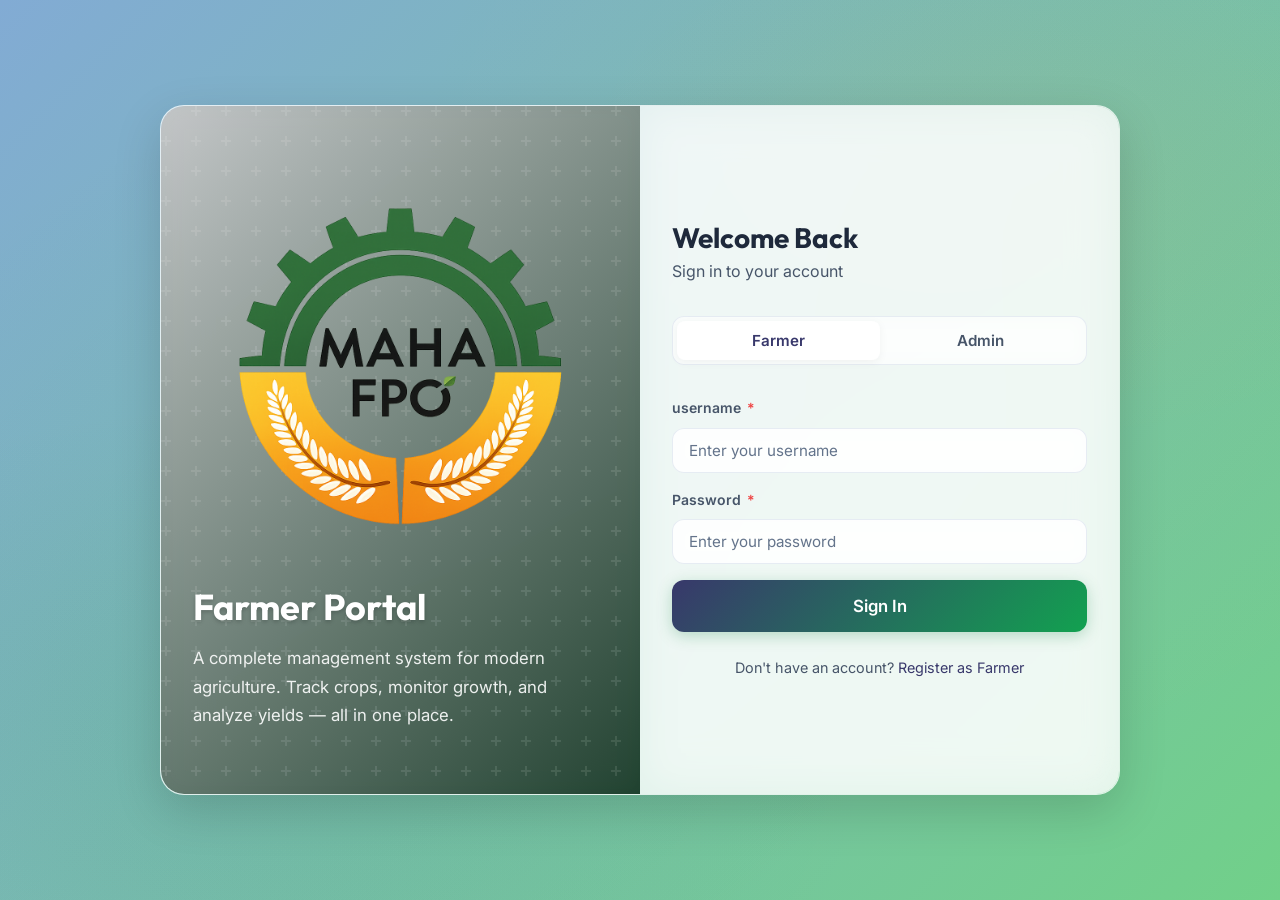
<file: index.html>
<!DOCTYPE html>
<html lang="en">

<head>
  <meta charset="UTF-8">
  <meta name="viewport" content="width=device-width, initial-scale=1.0">
  <meta name="description"
    content="Farmer Management System — Login to manage farmer records, crop data, and agricultural analytics.">
  <title>Farmer Portal — Login</title>
  <link rel="stylesheet" href="css/style.css">
  <link rel="icon" type="image/png" href="images/logo.png">

</head>

<body>
  <div class="bg-animated"></div>

  <!-- Loading Overlay -->
  <div class="loading-overlay" id="loadingOverlay">
    <div class="spinner spinner-lg"></div>
    <span class="loading-text">Signing in…</span>
  </div>

  <!-- Toast Container -->
  <div class="toast-container" id="toastContainer"></div>

  <div class="login-page">
    <div class="login-container glass-card">
      <!-- Left Hero -->
      <div class="login-hero">
        <div class="login-hero-content">
          <h1>
            <img src="images/logo.png" alt="Logo" class="logo">
            Farmer Portal
          </h1>
          <p>A complete management system for modern agriculture. Track crops, monitor growth, and analyze yields — all
            in one place.</p>

        </div>
      </div>

      <!-- Right Form -->
      <div class="login-form-section">
        <h2>Welcome Back</h2>
        <p class="subtitle">Sign in to your account</p>

        <!-- Role Toggle -->
        <div class="role-toggle" id="roleToggle">
          <button type="button" class="role-toggle-btn active" data-role="farmer" id="roleFarmerBtn"> Farmer</button>
          <button type="button" class="role-toggle-btn" data-role="admin" id="roleAdminBtn"> Admin</button>
        </div>

        <!-- Login Form -->
        <form id="loginForm" class="login-form" autocomplete="off">
          <div class="form-group">
            <label class="form-label" for="loginId">
              <span id="loginIdLabel">username</span>
              <span class="required">*</span>
            </label>
            <input type="text" class="form-control" id="loginId" placeholder="Enter your username" required>
            <div class="error-message" id="loginIdError">Please enter your ID</div>
          </div>

          <div class="form-group">
            <label class="form-label" for="loginPassword">
              Password <span class="required">*</span>
            </label>
            <input type="password" class="form-control" id="loginPassword" placeholder="Enter your password" required>
            <div class="error-message" id="loginPasswordError">Please enter your password</div>
          </div>

          <button type="submit" class="btn btn-primary btn-block btn-lg" id="loginBtn">
            Sign In
          </button>
        </form>

        <div class="login-footer" id="loginFooter">
          Don't have an account? <a href="register.html">Register as Farmer</a>
        </div>
      </div>
    </div>
  </div>

  <script src="js/script.js"></script>
  <script>
    document.addEventListener('DOMContentLoaded', () => {
      // Redirect if already logged in
      const session = getSession();
      if (session) {
        window.location.href = session.role === 'admin' ? 'admin-dashboard.html' : 'farmer-dashboard.html';
        return;
      }

      let currentRole = 'farmer';

      // Role toggle
      document.querySelectorAll('.role-toggle-btn').forEach(btn => {
        btn.addEventListener('click', () => {
          document.querySelectorAll('.role-toggle-btn').forEach(b => b.classList.remove('active'));
          btn.classList.add('active');
          currentRole = btn.dataset.role;

          const label = document.getElementById('loginIdLabel');
          const input = document.getElementById('loginId');
          const footer = document.getElementById('loginFooter');

          if (currentRole === 'admin') {
            label.textContent = 'Username';
            input.placeholder = 'Enter admin username';
            footer.style.display = 'none';
          } else {
            label.textContent = 'Farmer ID';
            input.placeholder = 'Enter your Farmer ID';
            footer.style.display = 'block';
          }
        });
      });

      // Login form submit
      document.getElementById('loginForm').addEventListener('submit', async (e) => {
        e.preventDefault();

        const id = document.getElementById('loginId').value.trim();
        const password = document.getElementById('loginPassword').value.trim();

        if (!id || !password) {
          showToast('Please fill in all fields', 'error');
          return;
        }

        showLoading(true, 'Signing in…');

        try {
          const result = await apiCall('login', {
            id: id,
            password: password,
            role: currentRole
          });

          if (result.success) {
            saveSession({
              id: result.data.id,
              name: result.data.name,
              role: result.data.role
            });
            showToast('Login successful! Redirecting…', 'success');
            setTimeout(() => {
              window.location.href = result.data.role === 'admin' ? 'admin-dashboard.html' : 'farmer-dashboard.html';
            }, 800);
          } else {
            showToast(result.message || 'Invalid credentials', 'error');
          }
        } catch (err) {
          showToast('Connection error. Please try again.', 'error');
        } finally {
          showLoading(false);
        }
      });
    });
  </script>
</body>

</html>
</file>
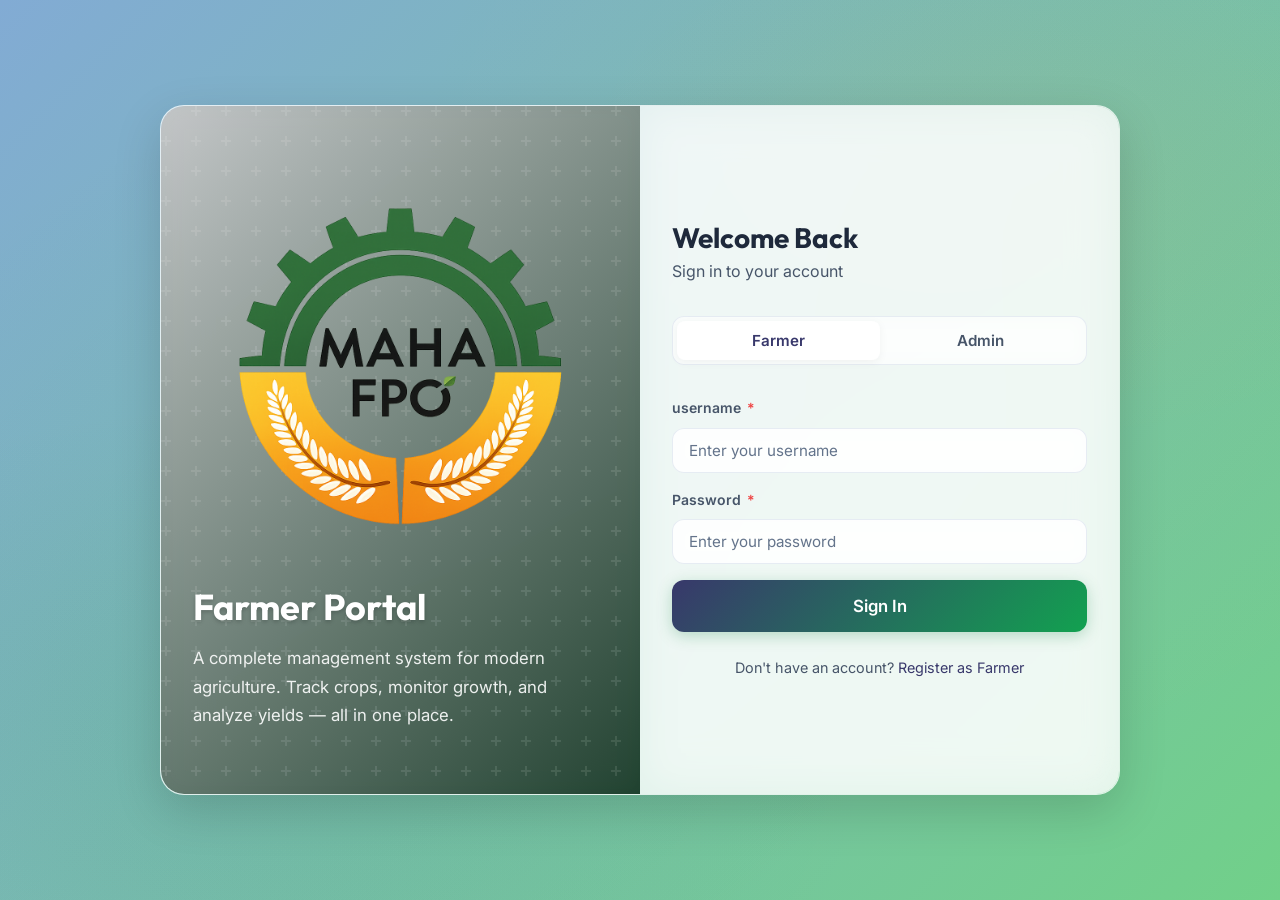
<file: farmer-dashboard.html>
<!DOCTYPE html>
<html lang="en">

<head>
  <meta charset="UTF-8">
  <meta name="viewport" content="width=device-width, initial-scale=1.0">
  <meta name="description" content="View and edit your farmer profile — Farmer Dashboard.">
  <title>Farmer Portal — My Dashboard</title>
  <link rel="stylesheet" href="css/style.css">
  <link rel="icon" type="image/png" href="images/logo.png">
</head>

<body>
  <div class="bg-animated"></div>

  <!-- Loading Overlay -->
  <div class="loading-overlay" id="loadingOverlay">
    <div class="spinner spinner-lg"></div>
    <span class="loading-text">Loading your profile…</span>
  </div>

  <!-- Toast Container -->
  <div class="toast-container" id="toastContainer"></div>

  <div class="page-wrapper">
    <!-- Navbar -->
    <nav class="navbar">
      <div class="navbar-inner">
        <div class="navbar-brand">
          <img src="images/logo.png" alt="Logo" class="navbar-logo">
          <span>Farmer Portal</span>
        </div>
        <div class="navbar-user">
          <span class="user-name">Welcome, <strong id="navUserName">Farmer</strong></span>
          <button class="btn btn-outline btn-sm" onclick="logout()">Logout</button>
        </div>
      </div>
    </nav>

    <!-- Dashboard Content -->
    <div class="dashboard-content container">
      <div class="dashboard-header">
        <h1>My Profile</h1>
        <p>View and edit your farming information</p>
      </div>

      <div class="profile-section" id="profileSection">
        <!-- Profile Card (Left) -->
        <div class="profile-card" id="profileCard">
          <div class="profile-photo-placeholder" id="profilePhotoPlaceholder">👤</div>
          <img class="profile-photo" id="profilePhoto" alt="Farmer photo" style="display:none;">
          <h3 class="profile-name" id="profileName">—</h3>
          <p class="profile-id" id="profileIdDisplay"></p>
          <div class="profile-meta">
            <div class="profile-meta-item">
              <span class="meta-label">Mobile</span>
              <span class="meta-value" id="metaMobile">—</span>
            </div>
            <div class="profile-meta-item">
              <span class="meta-label">Village</span>
              <span class="meta-value" id="metaVillage">—</span>
            </div>
            <div class="profile-meta-item">
              <span class="meta-label">District</span>
              <span class="meta-value" id="metaDistrict">—</span>
            </div>
            <div class="profile-meta-item">
              <span class="meta-label">Crops</span>
              <span class="meta-value" id="metaCrops">—</span>
            </div>
            <div class="profile-meta-item">
              <span class="meta-label">Soil Type</span>
              <span class="meta-value" id="metaSoil">—</span>
            </div>
            <div class="profile-meta-item">
              <span class="meta-label">Registered</span>
              <span class="meta-value" id="metaRegDate">—</span>
            </div>
          </div>
        </div>

        <!-- Edit Form (Right) -->
        <div class="profile-edit-form" id="editFormSection">
          <h2>✏️ Edit Profile</h2>

          <form id="editForm" autocomplete="off">
            <div class="form-row">
              <div class="form-group">
                <label class="form-label" for="editName">Name <span class="required">*</span></label>
                <input type="text" class="form-control" id="editName" required>
              </div>
              <div class="form-group">
                <label class="form-label">Farmer ID</label>
                <input type="text" class="form-control" id="editFarmerId" disabled style="opacity:0.6;">
              </div>
            </div>

            <div class="form-row">
              <div class="form-group">
                <label class="form-label" for="editAadhaar">Aadhaar No <span class="required">*</span></label>
                <input type="text" class="form-control" id="editAadhaar" required maxlength="12">
              </div>
              <div class="form-group">
                <label class="form-label" for="editMobile">Mobile No <span class="required">*</span></label>
                <input type="tel" class="form-control" id="editMobile" required maxlength="10">
              </div>
            </div>

            <div class="form-group">
              <label class="form-label">Gender <span class="required">*</span></label>
              <div class="radio-group">
                <label class="radio-item">
                  <input type="radio" name="editGender" value="Male" required>
                  <span>Male</span>
                </label>
                <label class="radio-item">
                  <input type="radio" name="editGender" value="Female">
                  <span>Female</span>
                </label>
              </div>
            </div>

            <div class="form-group">
              <label class="form-label">Update Farmer Photo</label>
              <div class="file-upload-wrapper">
                <div class="file-upload-area">
                  <span class="upload-icon">📷</span>
                  <span class="upload-text">Click to <span>change photo</span> (optional)</span>
                  <input type="file" id="editFarmerPhoto" accept="image/*">
                </div>
                <img class="photo-preview" id="editFarmerPhotoPreview" alt="New photo preview">
              </div>
            </div>

            <div class="form-row">
              <div class="form-group">
                <label class="form-label" for="editVillage">Village <span class="required">*</span></label>
                <input type="text" class="form-control" id="editVillage" required>
              </div>
              <div class="form-group">
                <label class="form-label" for="editTahsil">Tahsil <span class="required">*</span></label>
                <input type="text" class="form-control" id="editTahsil" required>
              </div>
            </div>

            <div class="form-row">
              <div class="form-group">
                <label class="form-label" for="editDistrict">District <span class="required">*</span></label>
                <input type="text" class="form-control" id="editDistrict" required>
              </div>
              <div class="form-group">
                <label class="form-label" for="editLocation">Location <span class="required">*</span></label>
                <input type="text" class="form-control" id="editLocation" required>
              </div>
            </div>

            <div class="form-group">
              <label class="form-label">Crops Grown <span class="required">*</span></label>
              <div class="check-group" id="editCropsGroup">
                <label class="check-item">
                  <input type="checkbox" name="editCrops" value="Sugarcane">
                  <span> Sugarcane</span>
                </label>
                <label class="check-item">
                  <input type="checkbox" name="editCrops" value="Soybean">
                  <span> Soybean</span>
                </label>
                <label class="check-item">
                  <input type="checkbox" name="editCrops" value="Pomegranate">
                  <span> Pomegranate</span>
                </label>
                <label class="check-item">
                  <input type="checkbox" name="editCrops" value="Maize">
                  <span> Maize</span>
                </label>
              </div>
            </div>

            <div class="form-group">
              <label class="form-label">Soil Type <span class="required">*</span></label>
              <div class="radio-group">
                <label class="radio-item">
                  <input type="radio" name="editSoilType" value="Light" required>
                  <span>Light</span>
                </label>
                <label class="radio-item">
                  <input type="radio" name="editSoilType" value="Medium">
                  <span>Medium</span>
                </label>
                <label class="radio-item">
                  <input type="radio" name="editSoilType" value="Heavy">
                  <span>Heavy</span>
                </label>
              </div>
            </div>

            <div class="form-row">
              <div class="form-group">
                <label class="form-label" for="editDateOfFirstUse">Date of First Use <span
                    class="required">*</span></label>
                <input type="date" class="form-control" id="editDateOfFirstUse" required>
              </div>
              <div class="form-group">
                <label class="form-label">Method of Use <span class="required">*</span></label>
                <div class="radio-group">
                  <label class="radio-item">
                    <input type="radio" name="editMethodOfUse" value="Spray" required>
                    <span>Spray</span>
                  </label>
                  <label class="radio-item">
                    <input type="radio" name="editMethodOfUse" value="Drenching">
                    <span>Drenching</span>
                  </label>
                  <label class="radio-item">
                    <input type="radio" name="editMethodOfUse" value="Both">
                    <span>Both</span>
                  </label>
                </div>
              </div>
            </div>

            <div class="form-row">
              <div class="form-group">
                <label class="form-label">Vegetative Growth <span class="required">*</span></label>
                <div class="radio-group">
                  <label class="radio-item">
                    <input type="radio" name="editVegetativeGrowth" value="Increase" required>
                    <span>Increase</span>
                  </label>
                  <label class="radio-item">
                    <input type="radio" name="editVegetativeGrowth" value="No Response">
                    <span>No Response</span>
                  </label>
                  <label class="radio-item">
                    <input type="radio" name="editVegetativeGrowth" value="Decrease">
                    <span>Decrease</span>
                  </label>
                </div>
              </div>
              <div class="form-group">
                <label class="form-label">Yield Result <span class="required">*</span></label>
                <div class="radio-group">
                  <label class="radio-item">
                    <input type="radio" name="editYieldResult" value="No Result" required>
                    <span>No Result</span>
                  </label>
                  <label class="radio-item">
                    <input type="radio" name="editYieldResult" value="Increase Yield">
                    <span>Increase Yield</span>
                  </label>
                  <label class="radio-item">
                    <input type="radio" name="editYieldResult" value="Lower Yield">
                    <span>Lower Yield</span>
                  </label>
                </div>
              </div>
            </div>

            <div class="form-actions" style="border-top: none; padding-top: 0;">
              <div></div>
              <button type="submit" class="btn btn-primary btn-lg"> Save Changes</button>
            </div>
          </form>
        </div>
      </div>
    </div>
  </div>

  <script src="js/script.js"></script>
  <script>
    document.addEventListener('DOMContentLoaded', () => {
      requireAuth('farmer');
      setupPhotoPreview('editFarmerPhoto', 'editFarmerPhotoPreview');
      loadFarmerProfile();
    });

    async function loadFarmerProfile() {
      const session = getSession();
      if (!session) return;

      document.getElementById('navUserName').textContent = session.name || session.id;
      showLoading(true, 'Loading your profile…');

      try {
        const result = await apiCall('getFarmer', { farmerId: session.id });

        if (result.success) {
          populateProfile(result.data);
        } else {
          showToast(result.message || 'Failed to load profile', 'error');
        }
      } catch (err) {
        showToast('Connection error', 'error');
      } finally {
        showLoading(false);
      }
    }

    function populateProfile(data) {
      // Profile card
      if (data.farmerPhotoURL) {
        document.getElementById('profilePhoto').src = fixDriveImageUrl(data.farmerPhotoURL);
        document.getElementById('profilePhoto').style.display = 'block';
        document.getElementById('profilePhotoPlaceholder').style.display = 'none';
      }
      document.getElementById('profileName').textContent = data.name || '—';
      const farmerId = data.farmerId || data.farmerID || '—';

      document.getElementById('profileIdDisplay').textContent =
        'ID: ' + farmerId;

      document.getElementById('editFarmerId').value =
        farmerId;
      document.getElementById('metaMobile').textContent = data.mobileNo || '—';
      document.getElementById('metaVillage').textContent = data.village || '—';
      document.getElementById('metaDistrict').textContent = data.district || '—';
      document.getElementById('metaCrops').textContent = data.cropsGrown || '—';
      document.getElementById('metaSoil').textContent = data.soilType || '—';
      document.getElementById('metaRegDate').textContent = data.registrationDate || '—';

      // Edit form
      document.getElementById('editName').value = data.name || '';

      document.getElementById('editAadhaar').value = data.aadhaarNo || '';
      document.getElementById('editMobile').value = data.mobileNo || '';
      document.getElementById('editVillage').value = data.village || '';
      document.getElementById('editTahsil').value = data.tahsil || '';
      document.getElementById('editDistrict').value = data.district || '';
      document.getElementById('editLocation').value = data.location || '';
      if (data.dateOfFirstUse) {
        // Handle Google Sheets date format (e.g., 2023-10-14T18:30:00.000Z)
        document.getElementById('editDateOfFirstUse').value = data.dateOfFirstUse.split('T')[0];
      } else {
        document.getElementById('editDateOfFirstUse').value = '';
      }

      // Radio selections
      setRadio('editGender', data.gender);
      setRadio('editSoilType', data.soilType);
      setRadio('editMethodOfUse', data.methodOfUse);
      setRadio('editVegetativeGrowth', data.vegetativeGrowth);
      setRadio('editYieldResult', data.yieldResult);

      // Crops checkboxes
      if (data.cropsGrown) {
        const crops = data.cropsGrown.split(',').map(c => c.trim());
        document.querySelectorAll('input[name="editCrops"]').forEach(cb => {
          cb.checked = crops.includes(cb.value);
        });
      }
    }

    function setRadio(name, value) {
      if (!value) return;
      const el = document.querySelector(`input[name="${name}"][value="${value}"]`);
      if (el) el.checked = true;
    }

    // Submit edit form
    document.getElementById('editForm').addEventListener('submit', async (e) => {
      e.preventDefault();
      const session = getSession();
      if (!session) return;

      showLoading(true, 'Saving changes…');

      try {
        let farmerPhotoBase64 = '';
        if (document.getElementById('editFarmerPhoto').files.length) {
          farmerPhotoBase64 = await fileToBase64(document.getElementById('editFarmerPhoto').files[0]);
        }

        const crops = Array.from(document.querySelectorAll('input[name="editCrops"]:checked')).map(c => c.value);

        const data = {
          farmerId: session.id,
          name: document.getElementById('editName').value.trim(),
          aadhaarNo: document.getElementById('editAadhaar').value.trim(),
          gender: document.querySelector('input[name="editGender"]:checked')?.value || '',
          farmerPhoto: farmerPhotoBase64,
          mobileNo: document.getElementById('editMobile').value.trim(),
          village: document.getElementById('editVillage').value.trim(),
          tahsil: document.getElementById('editTahsil').value.trim(),
          district: document.getElementById('editDistrict').value.trim(),
          location: document.getElementById('editLocation').value.trim(),
          cropsGrown: crops.join(', '),
          soilType: document.querySelector('input[name="editSoilType"]:checked')?.value || '',
          dateOfFirstUse: document.getElementById('editDateOfFirstUse').value,
          methodOfUse: document.querySelector('input[name="editMethodOfUse"]:checked')?.value || '',
          vegetativeGrowth: document.querySelector('input[name="editVegetativeGrowth"]:checked')?.value || '',
          yieldResult: document.querySelector('input[name="editYieldResult"]:checked')?.value || ''
        };

        const result = await apiCall('updateFarmer', data);

        if (result.success) {
          showToast('Profile updated successfully!', 'success');
          // Update session name
          saveSession({ ...session, name: data.name });
          document.getElementById('navUserName').textContent = data.name;
          loadFarmerProfile(); // Refresh profile card
        } else {
          showToast(result.message || 'Update failed', 'error');
        }
      } catch (err) {
        showToast('Error: ' + err.message, 'error');
      } finally {
        showLoading(false);
      }
    });
  </script>
</body>

</html>
</file>
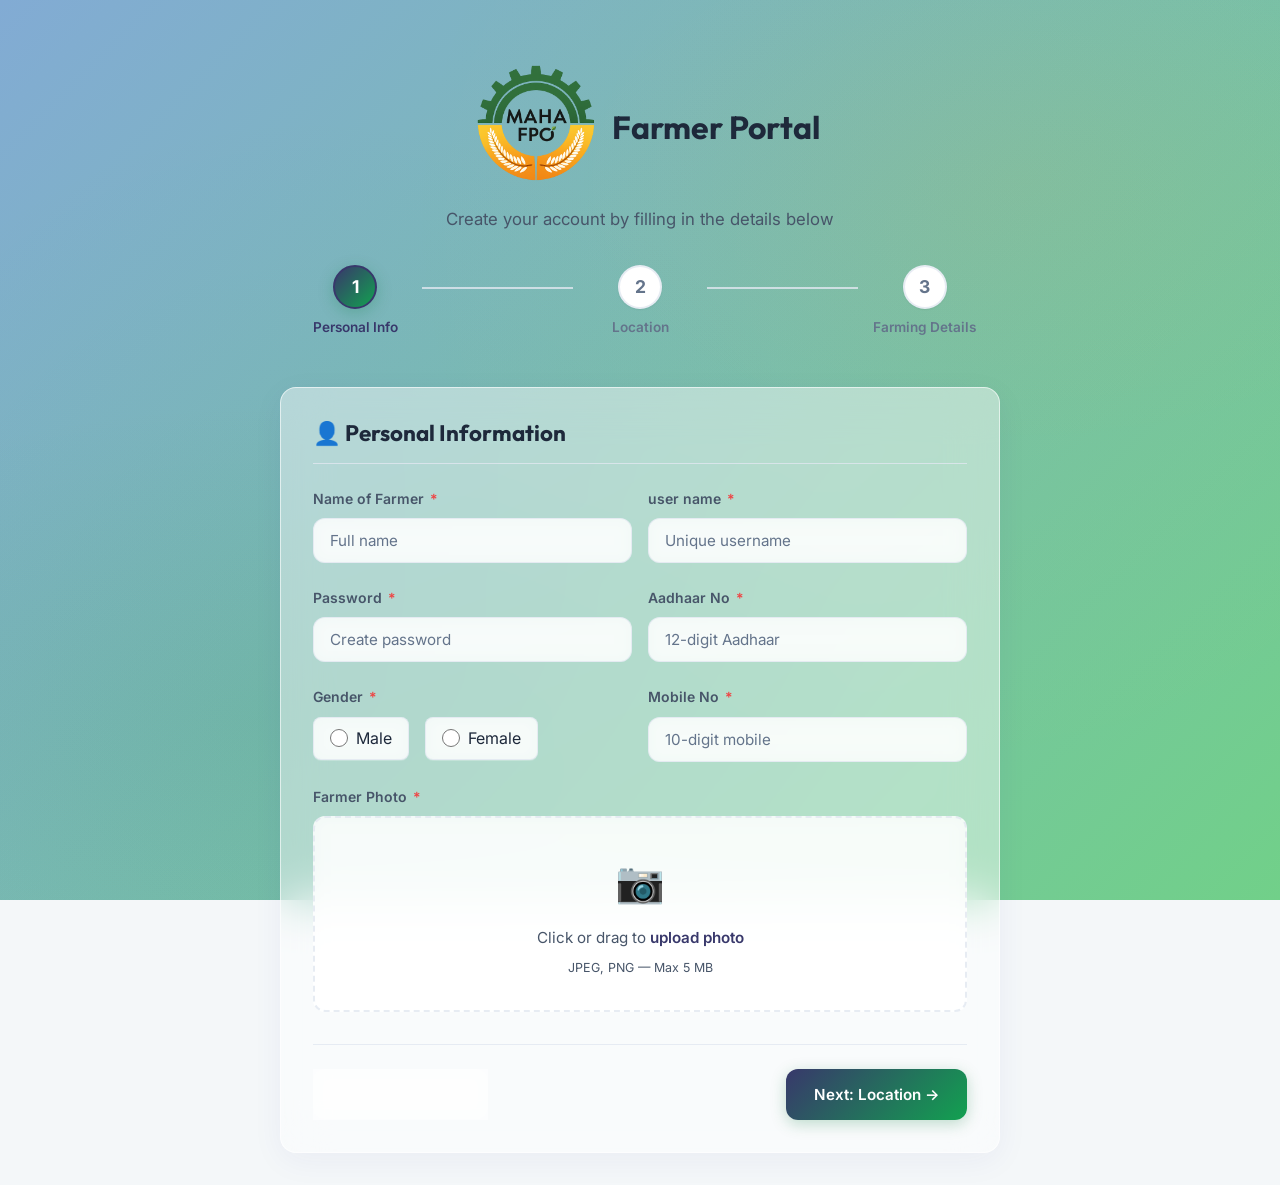
<file: register.html>
<!DOCTYPE html>
<html lang="en">

<head>
  <meta charset="UTF-8">
  <meta name="viewport" content="width=device-width, initial-scale=1.0">
  <meta name="description"
    content="Register as a farmer — Create your profile with personal, location, and farming details.">
  <title>Farmer Portal — Register</title>
  <link rel="stylesheet" href="css/style.css">
  <link rel="icon" type="image/png" href="images/logo.png">

<body>
  <div class="bg-animated"></div>

  <!-- Loading Overlay -->
  <div class="loading-overlay" id="loadingOverlay">
    <div class="spinner spinner-lg"></div>
    <span class="loading-text">Registering your profile…</span>
  </div>

  <!-- Toast Container -->
  <div class="toast-container" id="toastContainer"></div>

  <div class="register-page">
    <div class="register-container">
      <!-- Header -->
      <div class="register-header">

        <h1 class="portal-title">
          <img src="images/logo.png" alt="Logo" class="logo">
          Farmer Portal
        </h1>
        <p>Create your account by filling in the details below</p>
      </div>

      <!-- Progress Steps -->
      <div class="progress-steps">
        <div class="step-item active" data-step="1">
          <div class="step-circle">1</div>
          <span class="step-label">Personal Info</span>
        </div>
        <div class="step-line" id="stepLine1"></div>
        <div class="step-item" data-step="2">
          <div class="step-circle">2</div>
          <span class="step-label">Location</span>
        </div>
        <div class="step-line" id="stepLine2"></div>
        <div class="step-item" data-step="3">
          <div class="step-circle">3</div>
          <span class="step-label">Farming Details</span>
        </div>
      </div>

      <!-- Registration Form -->
      <form id="registerForm" class="glass-card" style="padding: var(--space-xl);" autocomplete="off">

        <!-- Step 1: Personal Info -->
        <div class="form-step active" id="step1">
          <h3 class="form-step-title">👤 Personal Information</h3>

          <div class="form-row">
            <div class="form-group">
              <label class="form-label" for="farmerName">Name of Farmer <span class="required">*</span></label>
              <input type="text" class="form-control" id="farmerName" placeholder="Full name" required>
              <div class="error-message">Name is required</div>
            </div>
            <div class="form-group">
              <label class="form-label" for="farmerId">user name <span class="required">*</span></label>
              <input type="text" class="form-control" id="farmerId" placeholder="Unique username" required>
              <div class="error-message">username is required</div>
            </div>
          </div>

          <div class="form-row">
            <div class="form-group">
              <label class="form-label" for="farmerPassword">Password <span class="required">*</span></label>
              <input type="password" class="form-control" id="farmerPassword" placeholder="Create password" required
                minlength="4">
              <div class="error-message">Password must be at least 4 characters</div>
            </div>
            <div class="form-group">
              <label class="form-label" for="aadhaarNo">Aadhaar No <span class="required">*</span></label>
              <input type="text" class="form-control" id="aadhaarNo" placeholder="12-digit Aadhaar" required
                pattern="\d{12}" maxlength="12">
              <div class="error-message">Enter a valid 12-digit Aadhaar number</div>
            </div>
          </div>

          <div class="form-row">
            <div class="form-group">
              <label class="form-label">Gender <span class="required">*</span></label>
              <div class="radio-group" id="genderGroup">
                <label class="radio-item">
                  <input type="radio" name="gender" value="Male" required>
                  <span>Male</span>
                </label>
                <label class="radio-item">
                  <input type="radio" name="gender" value="Female">
                  <span>Female</span>
                </label>
              </div>
              <div class="error-message">Please select gender</div>
            </div>
            <div class="form-group">
              <label class="form-label" for="mobileNo">Mobile No <span class="required">*</span></label>
              <input type="tel" class="form-control" id="mobileNo" placeholder="10-digit mobile" required
                pattern="\d{10}" maxlength="10">
              <div class="error-message">Enter a valid 10-digit mobile number</div>
            </div>
          </div>

          <div class="form-group">
            <label class="form-label">Farmer Photo <span class="required">*</span></label>
            <div class="file-upload-wrapper">
              <div class="file-upload-area" id="farmerPhotoArea">
                <span class="upload-icon">📷</span>
                <span class="upload-text">Click or drag to <span>upload photo</span></span>
                <span class="upload-text" style="font-size: 0.78rem;">JPEG, PNG — Max 5 MB</span>
                <input type="file" id="farmerPhoto" accept="image/*" required>
              </div>
              <img class="photo-preview" id="farmerPhotoPreview" alt="Farmer photo preview">
            </div>
          </div>

          <div class="form-actions">
            <a href="index.html" class="btn btn-outline">← Back to Login</a>
            <button type="button" class="btn btn-primary" onclick="nextStep(2)">Next: Location →</button>
          </div>
        </div>

        <!-- Step 2: Location -->




        <div class="form-step" id="step2">
          <h3 class="form-step-title">Location Details</h3>

          <div class="form-group">
            <label class="form-label" for="location">
              GPS Coordinates
            </label>

            <div style="display:flex;gap:var(--space-sm);">
              <input type="text" class="form-control" id="location" placeholder="Latitude, Longitude" readonly>

              <button type="button" class="btn btn-outline btn-sm" onclick="getGPSLocation()" id="gpsBtn"
                style="white-space:nowrap;">
                Use GPS
              </button>
            </div>

            <div class="error-message">
              Location is required
            </div>
          </div>

          <div class="form-row">

            <!-- State -->
            <div class="form-group">
              <label class="form-label" for="state">
                State
              </label>
              <select class="form-control" id="state">
                <option value="">Select State</option>
              </select>
              <div class="error-message">State is required</div>
            </div>

            <!-- District -->
            <div class="form-group">
              <label class="form-label" for="district">
                District
              </label>
              <input type="text" class="form-control" id="district" placeholder="Enter District">
              <div class="error-message">District is required</div>
            </div>

            <!-- Tahsil -->
            <div class="form-group">
              <label class="form-label" for="tahsil">
                Tahsil
              </label>
              <input type="text" class="form-control" id="tahsil" placeholder="Enter Tahsil">
              <div class="error-message">Tahsil is required</div>
            </div>

            <!-- Village -->
            <div class="form-group">
              <label class="form-label" for="village">
                Village
              </label>
              <input type="text" class="form-control" id="village" placeholder="Village name">
              <div class="error-message">Village is required</div>
            </div>

          </div>

          <div class="form-actions">
            <button type="button" class="btn btn-outline" onclick="prevStep(1)">
              ← Previous
            </button>

            <button type="button" class="btn btn-primary" onclick="nextStep(3)">
              Next: Farming Details →
            </button>
          </div>
        </div>

        <!-- Step 3: Farming Details -->
        <div class="form-step" id="step3">
          <h3 class="form-step-title"> Farming Details</h3>

          <div class="form-group">
            <label class="form-label">Crops Grown <span class="required">*</span></label>
            <div class="check-group" id="cropsGroup">
              <label class="check-item">
                <input type="checkbox" name="crops" value="Sugarcane">
                <span> Sugarcane</span>
              </label>
              <label class="check-item">
                <input type="checkbox" name="crops" value="Soybean">
                <span> Soybean</span>
              </label>
              <label class="check-item">
                <input type="checkbox" name="crops" value="Pomegranate">
                <span> Pomegranate</span>
              </label>
              <label class="check-item">
                <input type="checkbox" name="crops" value="Maize">
                <span> Maize</span>
              </label>
              <!-- New -->
              <label class="check-item">
                <input type="checkbox" name="crops" value="Vegetables">
                <span>Vegetables</span>
              </label>

              <!-- Other -->
              <div style="margin-top:10px;width:100%;">
                <label class="check-item" style="margin-bottom:8px;">
                  <input type="checkbox" id="otherCropCheck"
                    onchange="document.getElementById('otherCrop').disabled=!this.checked;">
                  <span>Other</span>
                </label>

                <input type="text" id="otherCrop" class="form-control" placeholder="Enter other crop" disabled>
              </div>
            </div>
            <div class="error-message">Select at least one crop</div>
          </div>

          <div class="form-group">
            <label class="form-label">Soil Type <span class="required">*</span></label>
            <div class="radio-group" id="soilGroup">
              <label class="radio-item">
                <input type="radio" name="soilType" value="Light" required>
                <span>Light</span>
              </label>
              <label class="radio-item">
                <input type="radio" name="soilType" value="Medium">
                <span>Medium</span>
              </label>
              <label class="radio-item">
                <input type="radio" name="soilType" value="Heavy">
                <span>Heavy</span>
              </label>
            </div>
            <div class="error-message">Select soil type</div>
          </div>

          <div class="form-group">
            <label class="form-label">Photo with Product <span class="required">*</span></label>
            <div class="radio-group" id="hasProductPhotoGroup">
              <label class="radio-item">
                <input type="radio" name="hasProductPhoto" value="Yes" required
                  onchange="toggleProductPhotoUpload(true)">
                <span>Yes</span>
              </label>
              <label class="radio-item">
                <input type="radio" name="hasProductPhoto" value="No" onchange="toggleProductPhotoUpload(false)">
                <span>No</span>
              </label>
            </div>
          </div>

          <div class="form-group" id="productPhotoGroup" style="display: none;">
            <label class="form-label">Upload Product Photo</label>
            <div class="file-upload-wrapper">
              <div class="file-upload-area" id="productPhotoArea">
                <span class="upload-icon">📸</span>
                <span class="upload-text">Click or drag to <span>upload product photo</span></span>
                <span class="upload-text" style="font-size: 0.78rem;">JPEG, PNG — Max 5 MB</span>
                <input type="file" id="productPhoto" accept="image/*">
              </div>
              <img class="photo-preview" id="productPhotoPreview" alt="Product photo preview">
            </div>
          </div>

          <div class="form-row">
            <div class="form-group">
              <label class="form-label" for="dateOfFirstUse">Date of First Use <span class="required">*</span></label>
              <input type="date" class="form-control" id="dateOfFirstUse" required>
              <div class="error-message">Date is required</div>
            </div>
            <div class="form-row">

              <div class="form-group">
                <label class="form-label">
                  No. of (Bhujivan) Applications
                </label>

                <input type="number" class="form-control" id="bhujivanApplications" min="1" step="1"
                  placeholder="Example: 1">
              </div>

              <div class="form-group">
                <label class="form-label">
                  Period of Application
                </label>

                <input type="text" class="form-control" id="applicationPeriod" placeholder="Example: 2 Months">
              </div>

            </div>
            <div class="form-group">
              <label class="form-label">Method of Use <span class="required">*</span></label>
              <div class="radio-group" id="methodGroup">
                <label class="radio-item">
                  <input type="radio" name="methodOfUse" value="Spray" required>
                  <span>Spray</span>
                </label>
                <label class="radio-item">
                  <input type="radio" name="methodOfUse" value="Drenching">
                  <span>Drenching</span>
                </label>
                <label class="radio-item">
                  <input type="radio" name="methodOfUse" value="Both">
                  <span>Both</span>
                </label>
              </div>
              <div class="error-message">Select method of use</div>
            </div>
          </div>

          <div class="form-row">
            <div class="form-group">
              <label class="form-label">Vegetative Growth <span class="required">*</span></label>
              <div class="radio-group" id="vegGrowthGroup">
                <label class="radio-item">
                  <input type="radio" name="vegetativeGrowth" value="Increase" required>
                  <span>Increase</span>
                </label>
                <label class="radio-item">
                  <input type="radio" name="vegetativeGrowth" value="No Response">
                  <span>No Response</span>
                </label>
                <label class="radio-item">
                  <input type="radio" name="vegetativeGrowth" value="Decrease">
                  <span>Decrease</span>
                </label>
              </div>
              <div class="error-message">Select vegetative growth</div>
            </div>
            <div class="form-group">
              <label class="form-label">Yield Result <span class="required">*</span></label>
              <div class="radio-group" id="yieldGroup">
                <label class="radio-item">
                  <input type="radio" name="yieldResult" value="No Result" required>
                  <span>No Result</span>
                </label>
                <label class="radio-item">
                  <input type="radio" name="yieldResult" value="Increase Yield">
                  <span>Increase Yield</span>
                </label>
                <label class="radio-item">
                  <input type="radio" name="yieldResult" value="Lower Yield">
                  <span>Lower Yield</span>
                </label>
              </div>
              <div class="error-message">Select yield result</div>
            </div>
          </div>

          <div class="form-actions">
            <button type="button" class="btn btn-outline" onclick="prevStep(2)">← Previous</button>
            <button type="submit" class="btn btn-accent btn-lg" id="registerBtn">✅ Register Farmer</button>
          </div>
        </div>
      </form>
    </div>
  </div>

  <script src="js/script.js"></script>
  <script>
    let currentStep = 1;
    const states = [
      "Andhra Pradesh",
      "Arunachal Pradesh",
      "Assam",
      "Bihar",
      "Chhattisgarh",
      "Goa",
      "Gujarat",
      "Haryana",
      "Himachal Pradesh",
      "Jharkhand",
      "Karnataka",
      "Kerala",
      "Madhya Pradesh",
      "Maharashtra",
      "Manipur",
      "Meghalaya",
      "Mizoram",
      "Nagaland",
      "Odisha",
      "Punjab",
      "Rajasthan",
      "Sikkim",
      "Tamil Nadu",
      "Telangana",
      "Tripura",
      "Uttar Pradesh",
      "Uttarakhand",
      "West Bengal",
      "Delhi",
      "Chandigarh",
      "Jammu and Kashmir",
      "Ladakh",
      "Puducherry"
    ];

    document.addEventListener("DOMContentLoaded", () => {

      const stateSelect = document.getElementById("state");

      if (stateSelect) {


        states.forEach(state => {

          const option =
            document.createElement("option");

          option.value = state;
          option.textContent = state;

          stateSelect.appendChild(option);
        });


      }
    });


    // Photo preview handlers
    setupPhotoPreview('farmerPhoto', 'farmerPhotoPreview');
    setupPhotoPreview('productPhoto', 'productPhotoPreview');

    function toggleProductPhotoUpload(show) {
      document.getElementById('productPhotoGroup').style.display = show ? 'block' : 'none';
    }

    async function getGPSLocation() {

      const btn = document.getElementById('gpsBtn');

      if (!navigator.geolocation) {
        showToast(
          'Geolocation is not supported by your browser',
          'error'
        );
        return;
      }

      btn.textContent = 'Getting Location...';
      btn.disabled = true;

      navigator.geolocation.getCurrentPosition(


        async (pos) => {

          const lat =
            pos.coords.latitude;

          const lng =
            pos.coords.longitude;

          document.getElementById('location').value =
            lat.toFixed(6) +
            ', ' +
            lng.toFixed(6);

          try {

            const response =
              await fetch(
                `https://nominatim.openstreetmap.org/reverse?format=json&lat=${lat}&lon=${lng}`
              );

            const data =
              await response.json();

            const address =
              data.address || {};

            // State
            if (address.state && document.getElementById("state")) {
              document.getElementById("state").value = address.state;
            }

            // District — use state_district (reliable for Maharashtra districts)
            const districtName =
              address.state_district ||
              address.county ||
              "";

            if (districtName) {
              const districtSelect = document.getElementById("district");
              districtSelect.innerHTML = `<option value="${districtName}" selected>${districtName}</option>`;
            }

            // Tahsil — county maps to taluka/tahsil in Maharashtra
            const tahsilName =
              address.county ||
              address.municipality ||
              "";

            if (tahsilName) {
              const tahsilSelect = document.getElementById("tahsil");
              tahsilSelect.innerHTML = `<option value="${tahsilName}" selected>${tahsilName}</option>`;
            }

            // Village
            const village =
              address.village ||
              address.hamlet ||
              address.locality ||
              address.suburb ||
              "";

            if (village) {
              document.getElementById("village").value = village;
            }

            showToast(
              'Location captured successfully!',
              'success'
            );

          } catch (error) {

            console.error(error);

            showToast(
              'GPS found coordinates but address lookup failed',
              'error'
            );
          }

          btn.textContent = 'Use GPS';
          btn.disabled = false;
        },

        (err) => {

          showToast(
            'Unable to get location: ' + err.message,
            'error'
          );

          btn.textContent = 'Use GPS';
          btn.disabled = false;
        },

        {
          enableHighAccuracy: true,
          timeout: 15000,
          maximumAge: 0
        }


      );
    }


    function validateStep(step) {
      let valid = true;
      const stepEl = document.getElementById('step' + step);

      // Clear previous errors
      stepEl.querySelectorAll('.form-group').forEach(g => g.classList.remove('has-error'));

      if (step === 1) {
        const fields = ['farmerName', 'farmerId', 'farmerPassword', 'aadhaarNo', 'mobileNo'];
        fields.forEach(id => {
          const input = document.getElementById(id);
          if (!input.value.trim() || !input.checkValidity()) {
            input.closest('.form-group').classList.add('has-error');
            valid = false;
          }
        });
        // Gender
        if (!document.querySelector('input[name="gender"]:checked')) {
          document.getElementById('genderGroup').closest('.form-group').classList.add('has-error');
          valid = false;
        }
        // Farmer photo
        if (!document.getElementById('farmerPhoto').files.length) {
          document.getElementById('farmerPhoto').closest('.form-group').classList.add('has-error');
          valid = false;
        }
      } else if (step === 2) {
        valid = true;
      } else if (step === 3) {
        // Crops
        if (!document.querySelectorAll('input[name="crops"]:checked').length) {
          document.getElementById('cropsGroup').closest('.form-group').classList.add('has-error');
          valid = false;
        }
        // Soil type
        if (!document.querySelector('input[name="soilType"]:checked')) {
          document.getElementById('soilGroup').closest('.form-group').classList.add('has-error');
          valid = false;
        }
        // Date
        if (!document.getElementById('dateOfFirstUse').value) {
          document.getElementById('dateOfFirstUse').closest('.form-group').classList.add('has-error');
          valid = false;
        }
        // Radio groups
        ['methodOfUse', 'vegetativeGrowth', 'yieldResult', 'hasProductPhoto'].forEach(name => {
          if (!document.querySelector(`input[name="${name}"]:checked`)) {
            const group = document.getElementById(name === 'methodOfUse' ? 'methodGroup' :
              name === 'vegetativeGrowth' ? 'vegGrowthGroup' :
                name === 'yieldResult' ? 'yieldGroup' : 'hasProductPhotoGroup');
            if (group) group.closest('.form-group').classList.add('has-error');
            valid = false;
          }
        });
      }

      if (!valid) showToast('Please fill in all required fields', 'error');
      return valid;
    }

    function goToStep(step) {
      currentStep = step;
      document.querySelectorAll('.form-step').forEach(s => s.classList.remove('active'));
      document.getElementById('step' + step).classList.add('active');

      document.querySelectorAll('.step-item').forEach(s => {
        const sNum = parseInt(s.dataset.step);
        s.classList.remove('active', 'completed');
        if (sNum === step) s.classList.add('active');
        else if (sNum < step) s.classList.add('completed');
      });

      // Step lines
      document.getElementById('stepLine1').classList.toggle('active', step > 1);
      document.getElementById('stepLine2').classList.toggle('active', step > 2);

      window.scrollTo({ top: 0, behavior: 'smooth' });
    }

    function nextStep(step) {
      if (validateStep(step - 1)) goToStep(step);
    }

    function prevStep(step) {
      goToStep(step);
    }

    // Submit
    document.getElementById('registerForm').addEventListener('submit', async (e) => {
      e.preventDefault();
      if (!validateStep(3)) return;

      showLoading(true, 'Registering your profile…');

      try {
        const farmerPhotoBase64 = await fileToBase64(document.getElementById('farmerPhoto').files[0]);

        let productPhotoBase64 = '';
        const hasProduct = document.querySelector('input[name="hasProductPhoto"]:checked')?.value;

        if (hasProduct === 'Yes' && document.getElementById('productPhoto').files.length) {
          productPhotoBase64 = await fileToBase64(document.getElementById('productPhoto').files[0]);
        }

        // Crops
        const crops = Array.from(
          document.querySelectorAll('input[name="crops"]:checked')
        ).map(c => c.value);

        // Add "Other" crop if provided
        if (
          document.getElementById('otherCropCheck')?.checked &&
          document.getElementById('otherCrop').value.trim() !== ''
        ) {
          crops.push(document.getElementById('otherCrop').value.trim());
        }

        const data = {
          farmerId: document.getElementById('farmerId').value.trim(),
          password: document.getElementById('farmerPassword').value.trim(),
          name: document.getElementById('farmerName').value.trim(),
          aadhaarNo: document.getElementById('aadhaarNo').value.trim(),
          gender: document.querySelector('input[name="gender"]:checked').value,
          farmerPhoto: farmerPhotoBase64,
          mobileNo: document.getElementById('mobileNo').value.trim(),

          state: document.getElementById('state').value.trim(),
          village: document.getElementById('village').value.trim(),
          tahsil: document.getElementById('tahsil').value.trim(),
          district: document.getElementById('district').value.trim(),
          location: document.getElementById('location').value.trim(),

          cropsGrown: crops.join(', '),

          // New Fields
          otherCrop: document.getElementById('otherCrop')?.value.trim() || '',
          bhujivanApplications: document.getElementById('bhujivanApplications')?.value || '',
          applicationPeriod: document.getElementById('applicationPeriod')?.value.trim() || '',

          soilType: document.querySelector('input[name="soilType"]:checked').value,
          hasProductPhoto: hasProduct,
          productPhoto: productPhotoBase64,

          dateOfFirstUse: document.getElementById('dateOfFirstUse').value,
          methodOfUse: document.querySelector('input[name="methodOfUse"]:checked').value,
          vegetativeGrowth: document.querySelector('input[name="vegetativeGrowth"]:checked').value,
          yieldResult: document.querySelector('input[name="yieldResult"]:checked').value
        };

        const result = await apiCall('register', data);

        if (result.success) {
          showToast('Registration successful! Redirecting to login…', 'success');
          setTimeout(() => {
            window.location.href = 'index.html';
          }, 1500);
        } else {
          showToast(result.message || 'Registration failed', 'error');
        }
      } catch (err) {
        showToast('Error: ' + err.message, 'error');
      } finally {
        showLoading(false);
      }
    });
  </script>

</body>

</html>
</file>
<file: css/style.css>
/* ============================================
   FARMER MANAGEMENT SYSTEM — Design System (Light Glass Theme)
   ============================================ */

/* ---------- Google Fonts ---------- */
@import url('https://fonts.googleapis.com/css2?family=Inter:wght@300;400;500;600;700&family=Outfit:wght@400;500;600;700;800&display=swap');

/* ---------- CSS Custom Properties ---------- */
:root {
  /* Primary palette */
  --primary: #38386b;
  --primary-light: #12A150;
  --primary-dark: #10713a;
  --primary-glow: rgba(13, 124, 61, 0.25);

  /* Accent */
  --accent: #F4A623;
  --accent-light: #FFBE4F;
  --accent-dark: #D08E1A;

  /* Backgrounds */
  --bg-base: #F4F7F9;
  --bg-surface: #FFFFFF;
  --bg-card: rgba(192, 151, 151, 0.6);
  --bg-card-hover: rgba(91, 43, 43, 0.9);
  --bg-input: rgba(255, 255, 255, 0.8);

  /* Text */
  --text-primary: #1E293B;
  --text-secondary: #475569;
  --text-muted: #64748B;
  --text-on-primary: #FFFFFF;

  /* Borders */
  --border: rgba(226, 232, 240, 0.8);
  --border-light: rgba(241, 245, 249, 0.8);
  --border-focus: var(--primary);

  /* Status */
  --success: #22C55E;
  --warning: #F59E0B;
  --danger: #EF4444;
  --info: #3B82F6;

  /* Glass */
  --glass-bg: rgba(255, 255, 255, 0.45);
  --glass-border: rgba(255, 255, 255, 0.6);
  --glass-shadow: 0 8px 32px rgba(31, 38, 135, 0.05);

  /* Radius */
  --radius-sm: 8px;
  --radius-md: 12px;
  --radius-lg: 16px;
  --radius-xl: 24px;
  --radius-full: 9999px;

  /* Spacing */
  --space-xs: 4px;
  --space-sm: 8px;
  --space-md: 16px;
  --space-lg: 24px;
  --space-xl: 32px;
  --space-2xl: 48px;
  --space-3xl: 64px;

  /* Transitions */
  --transition-fast: 150ms ease;
  --transition-base: 250ms ease;
  --transition-slow: 400ms cubic-bezier(0.4, 0, 0.2, 1);

  /* Shadows */
  --shadow-sm: 0 1px 2px rgba(13, 3, 3, 0.05);
  --shadow-md: 0 4px 12px rgba(0, 0, 0, 0.08);
  --shadow-lg: 0 8px 24px rgba(0, 0, 0, 0.12);
  --shadow-xl: 0 16px 48px rgba(0, 0, 0, 0.15);
}

/* ---------- Reset ---------- */
*,
*::before,
*::after {
  margin: 0;
  padding: 0;
  box-sizing: border-box;
}

html {
  scroll-behavior: smooth;
  font-size: 16px;
}

body {
  font-family: 'Inter', system-ui, sans-serif;
  background: var(--bg-base);
  color: var(--text-primary);
  line-height: 1.6;
  min-height: 100vh;
  overflow-x: hidden;
  -webkit-font-smoothing: antialiased;
}

h1,
h2,
h3,
h4,
h5,
h6 {
  font-family: 'Outfit', sans-serif;
  font-weight: 700;
  line-height: 1.2;
}

a {
  color: var(--primary);
  text-decoration: none;
  transition: color var(--transition-fast);
}

a:hover {
  color: var(--primary-light);
}

img {
  max-width: 100%;
  display: block;
}

input,
select,
textarea,
button {
  font-family: inherit;
  font-size: inherit;
}

/* ---------- Animated Background ---------- */
.bg-animated {
  position: fixed;
  inset: 0;
  z-index: -1;
  background:
    radial-gradient(ellipse 80% 60% at 20% 80%, rgba(14, 109, 55, 0.06) 0%, transparent 60%),
    radial-gradient(ellipse 60% 50% at 80% 20%, rgba(244, 166, 35, 0.06) 0%, transparent 60%),
    linear-gradient(135deg, #82abd4 0%, #71d089 100%);
}

.bg-animated::before {
  content: '';
  position: absolute;
  inset: 0;
  background-image:
    radial-gradient(circle at 25% 75%, rgba(13, 124, 61, 0.04) 0%, transparent 50%),
    radial-gradient(circle at 75% 25%, rgba(244, 166, 35, 0.03) 0%, transparent 50%);
  animation: bgPulse 12s ease-in-out infinite alternate;
}

@keyframes bgPulse {
  0% {
    opacity: 0.5;
    transform: scale(1);
  }

  100% {
    opacity: 1;
    transform: scale(1.05);
  }
}

/* ---------- Layout Utilities ---------- */
.container {
  width: 100%;
  max-width: 1280px;
  margin: 0 auto;
  padding: 0 var(--space-lg);
}

.page-wrapper {
  min-height: 100vh;
  display: flex;
  flex-direction: column;
}

.flex-center {
  display: flex;
  align-items: center;
  justify-content: center;
}

.flex-between {
  display: flex;
  align-items: center;
  justify-content: space-between;
}

/* ---------- Glass Card ---------- */
.glass-card {
  background: var(--glass-bg);
  backdrop-filter: blur(24px);
  -webkit-backdrop-filter: blur(24px);
  border: 1px solid var(--glass-border);
  border-radius: var(--radius-lg);
  box-shadow: var(--glass-shadow);
}

.card {
  background: var(--bg-card);
  backdrop-filter: blur(12px);
  -webkit-backdrop-filter: blur(12px);
  border: 1px solid var(--border);
  border-radius: var(--radius-lg);
  padding: var(--space-lg);
  transition: transform var(--transition-base), box-shadow var(--transition-base), border-color var(--transition-base), background var(--transition-base);
}

.card:hover {
  transform: translateY(-2px);
  box-shadow: var(--shadow-lg);
  border-color: var(--border-focus);
  background: var(--bg-card-hover);
}

/* ---------- Buttons ---------- */
.btn {
  display: inline-flex;
  align-items: center;
  justify-content: center;
  gap: var(--space-sm);
  padding: 12px 28px;
  font-weight: 600;
  font-size: 0.95rem;
  border: none;
  border-radius: var(--radius-md);
  cursor: pointer;
  transition: all var(--transition-base);
  position: relative;
  overflow: hidden;
  white-space: nowrap;
}

.btn::before {
  content: '';
  position: absolute;
  inset: 0;
  background: linear-gradient(135deg, rgba(255, 255, 255, 0.2) 0%, transparent 50%);
  opacity: 0;
  transition: opacity var(--transition-fast);
}

.btn:hover::before {
  opacity: 1;
}

.btn-primary {
  background: linear-gradient(135deg, var(--primary) 0%, var(--primary-light) 100%);
  color: var(--text-on-primary);
  box-shadow: 0 4px 15px var(--primary-glow);
}

.btn-primary:hover {
  transform: translateY(-2px);
  box-shadow: 0 6px 25px var(--primary-glow);
}

.btn-accent {
  background: linear-gradient(135deg, var(--accent) 0%, var(--accent-light) 100%);
  color: #1a1a1a;
  box-shadow: 0 4px 15px rgba(244, 166, 35, 0.3);
}

.btn-accent:hover {
  transform: translateY(-2px);
  box-shadow: 0 6px 25px rgba(244, 166, 35, 0.4);
}

.btn-outline {
  background: rgba(255, 255, 255, 0.5);
  backdrop-filter: blur(8px);
  color: var(--text-primary);
  border: 1px solid var(--border);
}

.btn-outline:hover {
  border-color: var(--primary);
  color: var(--primary);
  background: rgba(13, 124, 61, 0.05);
}

.btn-danger {
  background: linear-gradient(135deg, #EF4444 0%, #F87171 100%);
  color: white;
  box-shadow: 0 4px 15px rgba(239, 68, 68, 0.25);
}

.btn-danger:hover {
  transform: translateY(-2px);
  box-shadow: 0 6px 20px rgba(239, 68, 68, 0.4);
}

.btn-sm {
  padding: 8px 18px;
  font-size: 0.85rem;
  border-radius: var(--radius-sm);
}

.btn-lg {
  padding: 16px 36px;
  font-size: 1.05rem;
  border-radius: var(--radius-md);
}

.btn-block {
  width: 100%;
}

.btn:disabled {
  opacity: 0.5;
  cursor: not-allowed;
  transform: none !important;
}

/* ---------- Form Controls ---------- */
.form-group {
  margin-bottom: var(--space-lg);
  position: relative;
}

.form-label {
  display: block;
  font-size: 0.875rem;
  font-weight: 600;
  color: var(--text-secondary);
  margin-bottom: var(--space-sm);
}

.form-label .required {
  color: var(--danger);
  margin-left: 2px;
}

.form-control {
  width: 100%;
  padding: 12px 16px;
  background: var(--bg-input);
  backdrop-filter: blur(8px);
  border: 1px solid var(--border);
  border-radius: var(--radius-md);
  color: var(--text-primary);
  font-size: 0.95rem;
  transition: border-color var(--transition-fast), box-shadow var(--transition-fast), background var(--transition-fast);
  outline: none;
}

.form-control:focus {
  border-color: var(--primary);
  background: #FFFFFF;
  box-shadow: 0 0 0 3px var(--primary-glow);
}

.form-control::placeholder {
  color: var(--text-muted);
}

.form-control.error {
  border-color: var(--danger);
  box-shadow: 0 0 0 3px rgba(239, 68, 68, 0.2);
}

.error-message {
  font-size: 0.8rem;
  color: var(--danger);
  margin-top: var(--space-xs);
  display: none;
}

.form-group.has-error .error-message {
  display: block;
}

select.form-control {
  appearance: none;
  background-image: url("data:image/svg+xml,%3Csvg xmlns='http://www.w3.org/2000/svg' width='12' height='12' viewBox='0 0 12 12'%3E%3Cpath fill='%2364748B' d='M6 8.825L.35 3.175l.7-.7L6 7.425l4.95-4.95.7.7z'/%3E%3C/svg%3E");
  background-repeat: no-repeat;
  background-position: right 14px center;
  padding-right: 40px;
}

textarea.form-control {
  resize: vertical;
  min-height: 100px;
}

/* Checkbox & Radio Groups */
.check-group,
.radio-group {
  display: flex;
  flex-wrap: wrap;
  gap: var(--space-md);
}

.check-item,
.radio-item {
  display: flex;
  align-items: center;
  gap: var(--space-sm);
  cursor: pointer;
  padding: 8px 16px;
  background: var(--bg-input);
  backdrop-filter: blur(8px);
  border: 1px solid var(--border);
  border-radius: var(--radius-sm);
  transition: all var(--transition-fast);
  user-select: none;
}

.check-item:hover,
.radio-item:hover {
  border-color: var(--primary);
  background: rgba(13, 124, 61, 0.05);
}

.check-item input,
.radio-item input {
  accent-color: var(--primary);
  width: 18px;
  height: 18px;
  cursor: pointer;
}

.check-item input:checked+span,
.radio-item input:checked+span {
  color: var(--primary);
  font-weight: 600;
}

.check-item:has(input:checked),
.radio-item:has(input:checked) {
  border-color: var(--primary);
  background: rgba(13, 124, 61, 0.1);
  box-shadow: 0 2px 8px var(--primary-glow);
}

/* File Upload */
.file-upload-wrapper {
  position: relative;
}

.file-upload-area {
  display: flex;
  flex-direction: column;
  align-items: center;
  justify-content: center;
  gap: var(--space-sm);
  padding: var(--space-xl);
  border: 2px dashed var(--border);
  border-radius: var(--radius-md);
  background: var(--bg-input);
  backdrop-filter: blur(8px);
  cursor: pointer;
  transition: all var(--transition-fast);
  text-align: center;
}

.file-upload-area:hover {
  border-color: var(--primary);
  background: rgba(13, 124, 61, 0.03);
}

.file-upload-area .upload-icon {
  font-size: 2.5rem;
  color: var(--primary);
  margin-bottom: var(--space-xs);
}

.file-upload-area .upload-text {
  color: var(--text-secondary);
  font-size: 0.95rem;
}

.file-upload-area .upload-text span {
  color: var(--primary);
  font-weight: 600;
}

.file-upload-area input[type="file"] {
  position: absolute;
  inset: 0;
  opacity: 0;
  cursor: pointer;
}

.photo-preview {
  width: 120px;
  height: 120px;
  border-radius: var(--radius-md);
  object-fit: cover;
  border: 2px solid var(--border);
  display: none;
  margin-top: var(--space-sm);
  box-shadow: var(--shadow-sm);
}

.photo-preview.visible {
  display: block;
}

/* ---------- Navbar ---------- */
.navbar {
  background: rgba(255, 255, 255, 0.7);
  backdrop-filter: blur(16px);
  -webkit-backdrop-filter: blur(16px);
  border-bottom: 1px solid var(--border);
  padding: var(--space-md) 0;
  position: sticky;
  top: 0;
  z-index: 100;
  box-shadow: 0 4px 30px rgba(0, 0, 0, 0.03);
}

.navbar-inner {
  display: flex;
  align-items: center;
  justify-content: space-between;
  max-width: 1280px;
  margin: 0 auto;
  padding: 0 var(--space-lg);
}

.navbar-brand {
  display: flex;
  align-items: center;
  gap: var(--space-sm);
  font-family: 'Outfit', sans-serif;
  font-weight: 700;
  font-size: 1.25rem;
  color: var(--text-primary);
}

.navbar-brand .brand-icon {
  width: 36px;
  height: 36px;
  background: linear-gradient(135deg, var(--primary) 0%, var(--primary-light) 100%);
  border-radius: var(--radius-sm);
  display: flex;
  align-items: center;
  justify-content: center;
  font-size: 1.2rem;
  box-shadow: 0 4px 10px var(--primary-glow);
}

.navbar-user {
  display: flex;
  align-items: center;
  gap: var(--space-md);
}

.navbar-user .user-name {
  color: var(--text-secondary);
  font-size: 0.95rem;
}

.navbar-user .user-name strong {
  color: var(--text-primary);
}

/* ---------- Login Page ---------- */
.login-page {
  min-height: 100vh;
  display: flex;
  align-items: center;
  justify-content: center;
  padding: var(--space-lg);
}

.login-container {
  display: grid;
  grid-template-columns: 1fr 1fr;
  max-width: 960px;
  width: 100%;
  border-radius: var(--radius-xl);
  overflow: hidden;
  box-shadow: var(--shadow-xl);
}

.login-hero {
  background: linear-gradient(135deg, rgba(192, 192, 192, 0.85) 0%, rgba(3, 37, 18, 0.85) 100%);
  backdrop-filter: blur(10px);
  padding: var(--space-3xl) var(--space-xl);
  display: flex;
  flex-direction: column;
  justify-content: center;
  position: relative;
  overflow: hidden;
}

.login-hero::before {
  content: '';
  position: absolute;
  inset: 0;
  background: url("data:image/svg+xml,%3Csvg width='60' height='60' viewBox='0 0 60 60' xmlns='http://www.w3.org/2000/svg'%3E%3Cg fill='none' fill-rule='evenodd'%3E%3Cg fill='%23ffffff' fill-opacity='0.1'%3E%3Cpath d='M36 34v-4h-2v4h-4v2h4v4h2v-4h4v-2h-4zm0-30V0h-2v4h-4v2h4v4h2V6h4V4h-4zM6 34v-4H4v4H0v2h4v4h2v-4h4v-2H6zM6 4V0H4v4H0v2h4v4h2V6h4V4H6z'/%3E%3C/g%3E%3C/g%3E%3C/svg%3E");
}

.login-hero-content {
  position: relative;
  z-index: 1;
}

.login-hero h1 {
  font-size: 2.25rem;
  color: white;
  margin-bottom: var(--space-md);
  text-shadow: 0 2px 4px rgba(0, 0, 0, 0.2);
}

.login-hero p {
  color: rgba(255, 255, 255, 0.9);
  font-size: 1.05rem;
  line-height: 1.7;
}

.login-hero .hero-features {
  margin-top: var(--space-xl);
  display: flex;
  flex-direction: column;
  gap: var(--space-md);
}

.login-hero .hero-feature {
  display: flex;
  align-items: center;
  gap: var(--space-sm);
  color: white;
  font-size: 0.95rem;
  font-weight: 500;
}

.login-hero .hero-feature .feature-dot {
  width: 10px;
  height: 10px;
  border-radius: 50%;
  background: var(--accent);
  flex-shrink: 0;
  box-shadow: 0 0 8px rgba(244, 166, 35, 0.6);
}

.login-form-section {
  background: rgba(255, 255, 255, 0.6);
  backdrop-filter: blur(20px);
  -webkit-backdrop-filter: blur(20px);
  padding: var(--space-3xl) var(--space-xl);
  display: flex;
  flex-direction: column;
  justify-content: center;
}

.login-form-section h2 {
  font-size: 1.75rem;
  margin-bottom: var(--space-xs);
  color: var(--text-primary);
}

.login-form-section .subtitle {
  color: var(--text-secondary);
  margin-bottom: var(--space-xl);
}

/* Role Toggle */
.role-toggle {
  display: flex;
  background: rgba(255, 255, 255, 0.5);
  backdrop-filter: blur(8px);
  border-radius: var(--radius-md);
  padding: 4px;
  margin-bottom: var(--space-xl);
  border: 1px solid var(--border);
}

.role-toggle-btn {
  flex: 1;
  padding: 10px 20px;
  border: none;
  background: transparent;
  color: var(--text-secondary);
  font-weight: 600;
  font-size: 0.95rem;
  cursor: pointer;
  border-radius: var(--radius-sm);
  transition: all var(--transition-fast);
}

.role-toggle-btn.active {
  background: #FFFFFF;
  color: var(--primary);
  box-shadow: 0 2px 10px rgba(0, 0, 0, 0.05);
}

.login-form .form-group {
  margin-bottom: var(--space-md);
}

.login-footer {
  margin-top: var(--space-lg);
  text-align: center;
  font-size: 0.9rem;
  color: var(--text-secondary);
}

/* ---------- Registration Page ---------- */
.register-page {
  min-height: 100vh;
  padding: var(--space-xl) var(--space-lg);
}

.register-container {
  max-width: 720px;
  margin: 0 auto;
}

.register-header {
  text-align: center;
  margin-bottom: var(--space-xl);
}

.register-header h1 {
  font-size: 2rem;
  margin-bottom: var(--space-xs);
  color: var(--text-primary);
}

.register-header p {
  color: var(--text-secondary);
  font-size: 1.05rem;
}

/* Progress Steps */
.progress-steps {
  display: flex;
  justify-content: center;
  align-items: center;
  gap: 0;
  margin-bottom: var(--space-2xl);
  position: relative;
}

.step-item {
  display: flex;
  flex-direction: column;
  align-items: center;
  gap: var(--space-sm);
  position: relative;
  z-index: 1;
  flex: 1;
}

.step-circle {
  width: 44px;
  height: 44px;
  border-radius: 50%;
  display: flex;
  align-items: center;
  justify-content: center;
  font-weight: 700;
  font-size: 1.1rem;
  background: #FFFFFF;
  border: 2px solid var(--border);
  color: var(--text-muted);
  transition: all var(--transition-base);
  box-shadow: var(--shadow-sm);
}

.step-item.active .step-circle {
  background: linear-gradient(135deg, var(--primary) 0%, var(--primary-light) 100%);
  border-color: var(--primary);
  color: white;
  box-shadow: 0 4px 15px var(--primary-glow);
}

.step-item.completed .step-circle {
  background: var(--primary);
  border-color: var(--primary);
  color: white;
}

.step-label {
  font-size: 0.85rem;
  color: var(--text-muted);
  font-weight: 600;
  transition: color var(--transition-fast);
}

.step-item.active .step-label {
  color: var(--primary);
}

.step-item.completed .step-label {
  color: var(--text-primary);
}

.step-line {
  height: 2px;
  flex: 1;
  background: var(--border);
  margin: 0 -8px;
  position: relative;
  top: -14px;
  z-index: 0;
}

.step-line.active {
  background: var(--primary);
}

/* Form Steps */
.form-step {
  display: none;
  animation: fadeSlideIn 0.4s ease;
}

.form-step.active {
  display: block;
}

@keyframes fadeSlideIn {
  from {
    opacity: 0;
    transform: translateX(20px);
  }

  to {
    opacity: 1;
    transform: translateX(0);
  }
}

.form-step-title {
  font-size: 1.4rem;
  margin-bottom: var(--space-lg);
  padding-bottom: var(--space-md);
  border-bottom: 1px solid var(--border);
  color: var(--text-primary);
}

.form-row {
  display: grid;
  grid-template-columns: 1fr 1fr;
  gap: var(--space-md);
}

.form-actions {
  display: flex;
  justify-content: space-between;
  margin-top: var(--space-xl);
  padding-top: var(--space-lg);
  border-top: 1px solid var(--border);
}

/* ---------- Dashboard Layout ---------- */
.dashboard-content {
  flex: 1;
  padding: var(--space-xl) 0;
}

.dashboard-header {
  margin-bottom: var(--space-xl);
}

.dashboard-header h1 {
  font-size: 2rem;
  margin-bottom: var(--space-xs);
  color: var(--text-primary);
}

.dashboard-header p {
  color: var(--text-secondary);
  font-size: 1.05rem;
}

/* ---------- Stat Cards ---------- */
.stats-grid {
  display: grid;
  grid-template-columns: repeat(auto-fit, minmax(220px, 1fr));
  gap: var(--space-lg);
  margin-bottom: var(--space-xl);
}

.stat-card {
  background: rgba(255, 255, 255, 0.7);
  backdrop-filter: blur(16px);
  -webkit-backdrop-filter: blur(16px);
  border: 1px solid var(--border);
  border-radius: var(--radius-lg);
  padding: var(--space-lg);
  position: relative;
  overflow: hidden;
  transition: transform var(--transition-base), box-shadow var(--transition-base), background var(--transition-base);
  box-shadow: 0 4px 20px rgba(0, 0, 0, 0.02);
}

.stat-card::before {
  content: '';
  position: absolute;
  top: 0;
  left: 0;
  right: 0;
  height: 4px;
  border-radius: var(--radius-lg) var(--radius-lg) 0 0;
}

.stat-card:hover {
  transform: translateY(-4px);
  box-shadow: var(--shadow-lg);
  background: rgba(255, 255, 255, 0.95);
}

.stat-card:nth-child(1)::before {
  background: linear-gradient(90deg, var(--primary), var(--primary-light));
}

.stat-card:nth-child(2)::before {
  background: linear-gradient(90deg, var(--accent-dark), var(--accent));
}

.stat-card:nth-child(3)::before {
  background: linear-gradient(90deg, var(--info), #60A5FA);
}

.stat-card:nth-child(4)::before {
  background: linear-gradient(90deg, #8B5CF6, #A78BFA);
}

.stat-card:nth-child(5)::before {
  background: linear-gradient(90deg, #EC4899, #F472B6);
}

.stat-card-icon {
  width: 54px;
  height: 54px;
  border-radius: var(--radius-md);
  display: flex;
  align-items: center;
  justify-content: center;
  font-size: 1.8rem;
  margin-bottom: var(--space-md);
  box-shadow: 0 4px 10px rgba(0, 0, 0, 0.05);
}

.stat-card:nth-child(1) .stat-card-icon {
  background: rgba(13, 124, 61, 0.1);
  color: var(--primary);
}

.stat-card:nth-child(2) .stat-card-icon {
  background: rgba(244, 166, 35, 0.15);
  color: var(--accent-dark);
}

.stat-card:nth-child(3) .stat-card-icon {
  background: rgba(59, 130, 246, 0.1);
  color: var(--info);
}

.stat-card:nth-child(4) .stat-card-icon {
  background: rgba(139, 92, 246, 0.1);
  color: #8B5CF6;
}

.stat-card:nth-child(5) .stat-card-icon {
  background: rgba(236, 72, 153, 0.1);
  color: #EC4899;
}

.stat-card-value {
  font-family: 'Outfit', sans-serif;
  font-size: 2.2rem;
  font-weight: 800;
  color: var(--text-primary);
  line-height: 1;
  margin-bottom: var(--space-xs);
}

.stat-card-label {
  font-size: 0.9rem;
  color: var(--text-secondary);
  font-weight: 600;
}

.stat-card-detail {
  font-size: 0.8rem;
  color: var(--text-muted);
  margin-top: var(--space-sm);
  max-height: 0;
  overflow: hidden;
  transition: max-height var(--transition-slow);
}

.stat-card:hover .stat-card-detail {
  max-height: 200px;
}

/* ---------- Data Table ---------- */
.table-section {
  background: rgba(255, 255, 255, 0.7);
  backdrop-filter: blur(16px);
  -webkit-backdrop-filter: blur(16px);
  border: 1px solid var(--border);
  border-radius: var(--radius-lg);
  overflow: hidden;
  box-shadow: 0 4px 20px rgba(0, 0, 0, 0.02);
}

.table-toolbar {
  display: flex;
  align-items: center;
  gap: var(--space-md);
  padding: var(--space-lg);
  border-bottom: 1px solid var(--border);
  flex-wrap: wrap;
  background: rgba(255, 255, 255, 0.4);
}

.table-toolbar h3 {
  font-size: 1.2rem;
  margin-right: auto;
  color: var(--text-primary);
}

.search-box {
  position: relative;
}

.search-box input {
  padding: 10px 16px 10px 40px;
  background: #FFFFFF;
  border: 1px solid var(--border);
  border-radius: var(--radius-full);
  color: var(--text-primary);
  font-size: 0.9rem;
  width: 260px;
  outline: none;
  transition: border-color var(--transition-fast), width var(--transition-base), box-shadow var(--transition-fast);
}

.search-box input:focus {
  border-color: var(--primary);
  width: 320px;
  box-shadow: 0 0 0 3px var(--primary-glow);
}

.search-box::before {
  content: '🔍';
  position: absolute;
  left: 14px;
  top: 50%;
  transform: translateY(-50%);
  font-size: 0.9rem;
  pointer-events: none;
  opacity: 0.6;
}

.filter-select {
  padding: 10px 36px 10px 16px;
  background: #FFFFFF;
  border: 1px solid var(--border);
  border-radius: var(--radius-full);
  color: var(--text-primary);
  font-size: 0.9rem;
  outline: none;
  appearance: none;
  background-image: url("data:image/svg+xml,%3Csvg xmlns='http://www.w3.org/2000/svg' width='12' height='12' viewBox='0 0 12 12'%3E%3Cpath fill='%2364748B' d='M6 8.825L.35 3.175l.7-.7L6 7.425l4.95-4.95.7.7z'/%3E%3C/svg%3E");
  background-repeat: no-repeat;
  background-position: right 14px center;
  cursor: pointer;
  transition: border-color var(--transition-fast), box-shadow var(--transition-fast);
}

.filter-select:focus {
  border-color: var(--primary);
  box-shadow: 0 0 0 3px var(--primary-glow);
}

.data-table-wrapper {
  overflow-x: auto;
}

.data-table {
  width: 100%;
  border-collapse: collapse;
}

.data-table th {
  padding: 16px;
  text-align: left;
  font-size: 0.85rem;
  font-weight: 600;
  color: var(--text-muted);
  text-transform: uppercase;
  letter-spacing: 0.05em;
  background: rgba(241, 245, 249, 0.6);
  border-bottom: 1px solid var(--border);
  white-space: nowrap;
}

.data-table td {
  padding: 16px;
  font-size: 0.95rem;
  border-bottom: 1px solid var(--border);
  color: var(--text-secondary);
  white-space: nowrap;
}

.data-table tbody tr {
  transition: background var(--transition-fast);
}

.data-table tbody tr:hover {
  background: rgba(255, 255, 255, 0.9);
}

.data-table tbody tr:last-child td {
  border-bottom: none;
}

.data-table td strong {
  color: var(--text-primary);
}

.table-avatar {
  width: 40px;
  height: 40px;
  border-radius: 50%;
  object-fit: cover;
  border: 2px solid #FFFFFF;
  box-shadow: var(--shadow-sm);
}

.table-actions {
  display: flex;
  gap: var(--space-sm);
}

.table-actions .btn-icon {
  width: 36px;
  height: 36px;
  border-radius: var(--radius-sm);
  border: 1px solid var(--border);
  background: #FFFFFF;
  color: var(--text-secondary);
  cursor: pointer;
  display: flex;
  align-items: center;
  justify-content: center;
  font-size: 1rem;
  transition: all var(--transition-fast);
  box-shadow: 0 2px 5px rgba(0, 0, 0, 0.02);
}

.table-actions .btn-icon:hover {
  border-color: var(--primary);
  color: var(--primary);
  background: rgba(13, 124, 61, 0.05);
}

.table-actions .btn-icon.danger:hover {
  border-color: var(--danger);
  color: var(--danger);
  background: rgba(239, 68, 68, 0.1);
}

.badge {
  display: inline-block;
  padding: 4px 12px;
  border-radius: var(--radius-full);
  font-size: 0.8rem;
  font-weight: 600;
}

.badge-primary {
  background: rgba(13, 124, 61, 0.1);
  color: var(--primary-dark);
}

.badge-accent {
  background: rgba(244, 166, 35, 0.15);
  color: var(--accent-dark);
}

/* Table Pagination */
.table-footer {
  display: flex;
  align-items: center;
  justify-content: space-between;
  padding: var(--space-md) var(--space-lg);
  border-top: 1px solid var(--border);
  font-size: 0.9rem;
  color: var(--text-muted);
  background: rgba(255, 255, 255, 0.4);
}

/* ---------- Farmer Profile Card ---------- */
.profile-section {
  display: grid;
  grid-template-columns: 320px 1fr;
  gap: var(--space-xl);
}

.profile-card {
  background: rgba(255, 255, 255, 0.7);
  backdrop-filter: blur(16px);
  -webkit-backdrop-filter: blur(16px);
  border: 1px solid var(--border);
  border-radius: var(--radius-lg);
  padding: var(--space-xl);
  text-align: center;
  position: sticky;
  top: 100px;
  height: fit-content;
  box-shadow: 0 4px 20px rgba(0, 0, 0, 0.02);
}

.profile-photo {
  width: 150px;
  height: 150px;
  border-radius: 50%;
  object-fit: cover;
  border: 4px solid #FFFFFF;
  margin: 0 auto var(--space-lg);
  box-shadow: 0 8px 24px rgba(13, 124, 61, 0.2);
}

.profile-photo-placeholder {
  width: 150px;
  height: 150px;
  border-radius: 50%;
  background: var(--bg-input);
  border: 4px solid #FFFFFF;
  margin: 0 auto var(--space-lg);
  display: flex;
  align-items: center;
  justify-content: center;
  font-size: 4rem;
  color: var(--text-muted);
  box-shadow: var(--shadow-md);
}

.profile-name {
  font-size: 1.5rem;
  font-weight: 800;
  margin-bottom: var(--space-xs);
  color: var(--text-primary);
}

.profile-id {
  color: var(--text-muted);
  font-size: 0.9rem;
  margin-bottom: var(--space-lg);
  font-weight: 500;
}

.profile-meta {
  display: flex;
  flex-direction: column;
  gap: var(--space-sm);
  text-align: left;
}

.profile-meta-item {
  display: flex;
  justify-content: space-between;
  padding: 10px 0;
  border-bottom: 1px dashed var(--border);
  font-size: 0.9rem;
}

.profile-meta-item:last-child {
  border-bottom: none;
}

.profile-meta-item .meta-label {
  color: var(--text-secondary);
  font-weight: 500;
}

.profile-meta-item .meta-value {
  color: var(--text-primary);
  font-weight: 600;
}

.profile-edit-form {
  background: rgba(255, 255, 255, 0.7);
  backdrop-filter: blur(16px);
  -webkit-backdrop-filter: blur(16px);
  border: 1px solid var(--border);
  border-radius: var(--radius-lg);
  padding: var(--space-xl);
  box-shadow: 0 4px 20px rgba(0, 0, 0, 0.02);
}

.profile-edit-form h2 {
  font-size: 1.5rem;
  margin-bottom: var(--space-lg);
  padding-bottom: var(--space-md);
  border-bottom: 1px solid var(--border);
  color: var(--text-primary);
}

/* ---------- Modal ---------- */
.modal-overlay {
  position: fixed;
  inset: 0;
  background: rgba(15, 23, 42, 0.4);
  backdrop-filter: blur(6px);
  -webkit-backdrop-filter: blur(6px);
  z-index: 1000;
  display: none;
  align-items: center;
  justify-content: center;
  padding: var(--space-lg);
  animation: fadeIn 0.2s ease;
}

.modal-overlay.active {
  display: flex;
}

.modal {
  background: #FFFFFF;
  border: 1px solid var(--border);
  border-radius: var(--radius-xl);
  width: 100%;
  max-width: 640px;
  max-height: 85vh;
  overflow-y: auto;
  box-shadow: 0 25px 50px -12px rgba(0, 0, 0, 0.25);
  animation: scaleIn 0.3s cubic-bezier(0.16, 1, 0.3, 1);
}

@keyframes scaleIn {
  from {
    transform: scale(0.95) translateY(10px);
    opacity: 0;
  }

  to {
    transform: scale(1) translateY(0);
    opacity: 1;
  }
}

@keyframes fadeIn {
  from {
    opacity: 0;
  }

  to {
    opacity: 1;
  }
}

.modal-header {
  display: flex;
  align-items: center;
  justify-content: space-between;
  padding: var(--space-lg) var(--space-xl);
  border-bottom: 1px solid var(--border);
  background: rgba(248, 250, 252, 0.8);
}

.modal-header h3 {
  font-size: 1.3rem;
  color: var(--text-primary);
}

.modal-close {
  width: 36px;
  height: 36px;
  border: none;
  border-radius: 50%;
  background: rgba(226, 232, 240, 0.5);
  color: var(--text-secondary);
  cursor: pointer;
  display: flex;
  align-items: center;
  justify-content: center;
  font-size: 1.1rem;
  transition: all var(--transition-fast);
}

.modal-close:hover {
  background: rgba(239, 68, 68, 0.1);
  color: var(--danger);
}

.modal-body {
  padding: var(--space-xl);
}

.modal-footer {
  display: flex;
  justify-content: flex-end;
  gap: var(--space-md);
  padding: var(--space-lg) var(--space-xl);
  border-top: 1px solid var(--border);
  background: rgba(248, 250, 252, 0.8);
}

/* ---------- Toast Notifications ---------- */
.toast-container {
  position: fixed;
  top: var(--space-lg);
  right: var(--space-lg);
  z-index: 2000;
  display: flex;
  flex-direction: column;
  gap: var(--space-sm);
}

.toast {
  padding: 16px 20px;
  border-radius: var(--radius-md);
  background: rgba(255, 255, 255, 0.95);
  backdrop-filter: blur(12px);
  border: 1px solid var(--border);
  box-shadow: 0 10px 25px rgba(0, 0, 0, 0.1);
  display: flex;
  align-items: center;
  gap: 12px;
  min-width: 320px;
  animation: toastSlideIn 0.4s cubic-bezier(0.16, 1, 0.3, 1), toastSlideOut 0.3s ease forwards;
  animation-delay: 0s, 3.5s;
  font-size: 0.95rem;
  font-weight: 500;
  color: var(--text-primary);
}

.toast-success {
  border-left: 4px solid var(--success);
}

.toast-error {
  border-left: 4px solid var(--danger);
}

.toast-info {
  border-left: 4px solid var(--info);
}

.toast-warning {
  border-left: 4px solid var(--warning);
}

@keyframes toastSlideIn {
  from {
    transform: translateX(120%);
    opacity: 0;
  }

  to {
    transform: translateX(0);
    opacity: 1;
  }
}

@keyframes toastSlideOut {
  from {
    transform: translateX(0);
    opacity: 1;
  }

  to {
    transform: translateX(120%);
    opacity: 0;
  }
}

/* ---------- Loading Spinner ---------- */
.spinner {
  width: 24px;
  height: 24px;
  border: 3px solid rgba(13, 124, 61, 0.2);
  border-top-color: var(--primary);
  border-radius: 50%;
  animation: spin 0.8s cubic-bezier(0.5, 0, 0.5, 1) infinite;
}

.spinner-lg {
  width: 48px;
  height: 48px;
  border-width: 4px;
}

@keyframes spin {
  to {
    transform: rotate(360deg);
  }
}

.loading-overlay {
  position: fixed;
  inset: 0;
  background: rgba(255, 255, 255, 0.7);
  backdrop-filter: blur(8px);
  -webkit-backdrop-filter: blur(8px);
  display: none;
  align-items: center;
  justify-content: center;
  flex-direction: column;
  gap: var(--space-md);
  z-index: 3000;
}

.loading-overlay.active {
  display: flex;
}

.loading-overlay .loading-text {
  color: var(--text-primary);
  font-size: 1.1rem;
  font-weight: 600;
}

/* ---------- Empty State ---------- */
.empty-state {
  text-align: center;
  padding: var(--space-3xl) var(--space-xl);
  color: var(--text-muted);
}

.empty-state .empty-icon {
  font-size: 3.5rem;
  margin-bottom: var(--space-md);
  opacity: 0.8;
}

.empty-state p {
  font-size: 1.1rem;
  margin-bottom: var(--space-lg);
  font-weight: 500;
}

/* ---------- Confirm Dialog ---------- */
.confirm-body {
  text-align: center;
  padding: var(--space-lg) 0;
}

.confirm-body .confirm-icon {
  font-size: 3.5rem;
  margin-bottom: var(--space-md);
}

.confirm-body p {
  color: var(--text-primary);
  font-size: 1.1rem;
}

/* ---------- Responsive ---------- */
@media (max-width: 1024px) {
  .profile-section {
    grid-template-columns: 1fr;
  }

  .profile-card {
    position: static;
  }

  .stats-grid {
    grid-template-columns: repeat(auto-fit, minmax(180px, 1fr));
  }
}

@media (max-width: 768px) {
  .login-container {
    grid-template-columns: 1fr;
  }

  .login-hero {
    padding: var(--space-xl);
  }

  .login-hero h1 {
    font-size: 1.75rem;
  }

  .form-row {
    grid-template-columns: 1fr;
  }

  .table-toolbar {
    flex-direction: column;
    align-items: stretch;
  }

  .search-box input {
    width: 100%;
  }

  .search-box input:focus {
    width: 100%;
  }

  .stats-grid {
    grid-template-columns: 1fr 1fr;
  }

  .data-table th,
  .data-table td {
    padding: 12px;
    font-size: 0.85rem;
  }

  .step-label {
    font-size: 0.75rem;
  }

  .modal {
    max-width: calc(100% - 32px);
  }
}

@media (max-width: 480px) {
  :root {
    --space-lg: 16px;
    --space-xl: 24px;
  }

  .stats-grid {
    grid-template-columns: 1fr;
  }

  .check-group,
  .radio-group {
    flex-direction: column;
  }

  .login-form-section {
    padding: var(--space-xl);
  }

  .navbar-user .user-name {
    display: none;
  }
}

/* ---------- Scrollbar ---------- */
::-webkit-scrollbar {
  width: 8px;
  height: 8px;
}

::-webkit-scrollbar-track {
  background: var(--bg-base);
}

::-webkit-scrollbar-thumb {
  background: rgba(148, 163, 184, 0.5);
  border-radius: 4px;
}

::-webkit-scrollbar-thumb:hover {
  background: rgba(100, 116, 139, 0.8);
}

/* ---------- Selection ---------- */
::selection {
  background: rgba(13, 124, 61, 0.2);
  color: var(--primary-dark);
}

.analytics-section {
  display: grid;
  grid-template-columns: repeat(auto-fit, minmax(450px, 1fr));
  gap: 24px;
  margin: 32px 0;
}

.analytics-card {
  background: #fff;
  border-radius: 16px;
  padding: 20px;
  box-shadow: 0 8px 25px rgba(0, 0, 0, .08);
  border: 1px solid #e5e7eb;
}

.analytics-card h3 {
  margin-bottom: 15px;
  font-size: 18px;
  font-weight: 600;
}

.analytics-card canvas {
  width: 100%;
  height: 320px !important;
}

.portal-title {
  display: flex;
  align-items: center;
  justify-content: center;
  /* centers logo + text together */
  gap: 01px;
  margin: 20px;
  text-align: center;
}

.portal-title .logo {
  width: 150px;
  height: 150px;
  object-fit: contain;
}

.navbar-brand {
  display: flex;
  align-items: center;
  gap: 10px;
}

.navbar-logo {
  width: 50px;
  height: 50px;
  object-fit: contain;
  display: block;
}

.stat-card-icon {
  width: 120px;
  height: 130px;
  margin: 0 auto 10px;
  display: flex;
  align-items: center;
  justify-content: center;
  overflow: hidden;
}

.stat-icon-img {
  width: 100%;
  height: 100%;
  object-fit: cover;
  /* shows full image without cropping */
  display: block;
}
</file>
